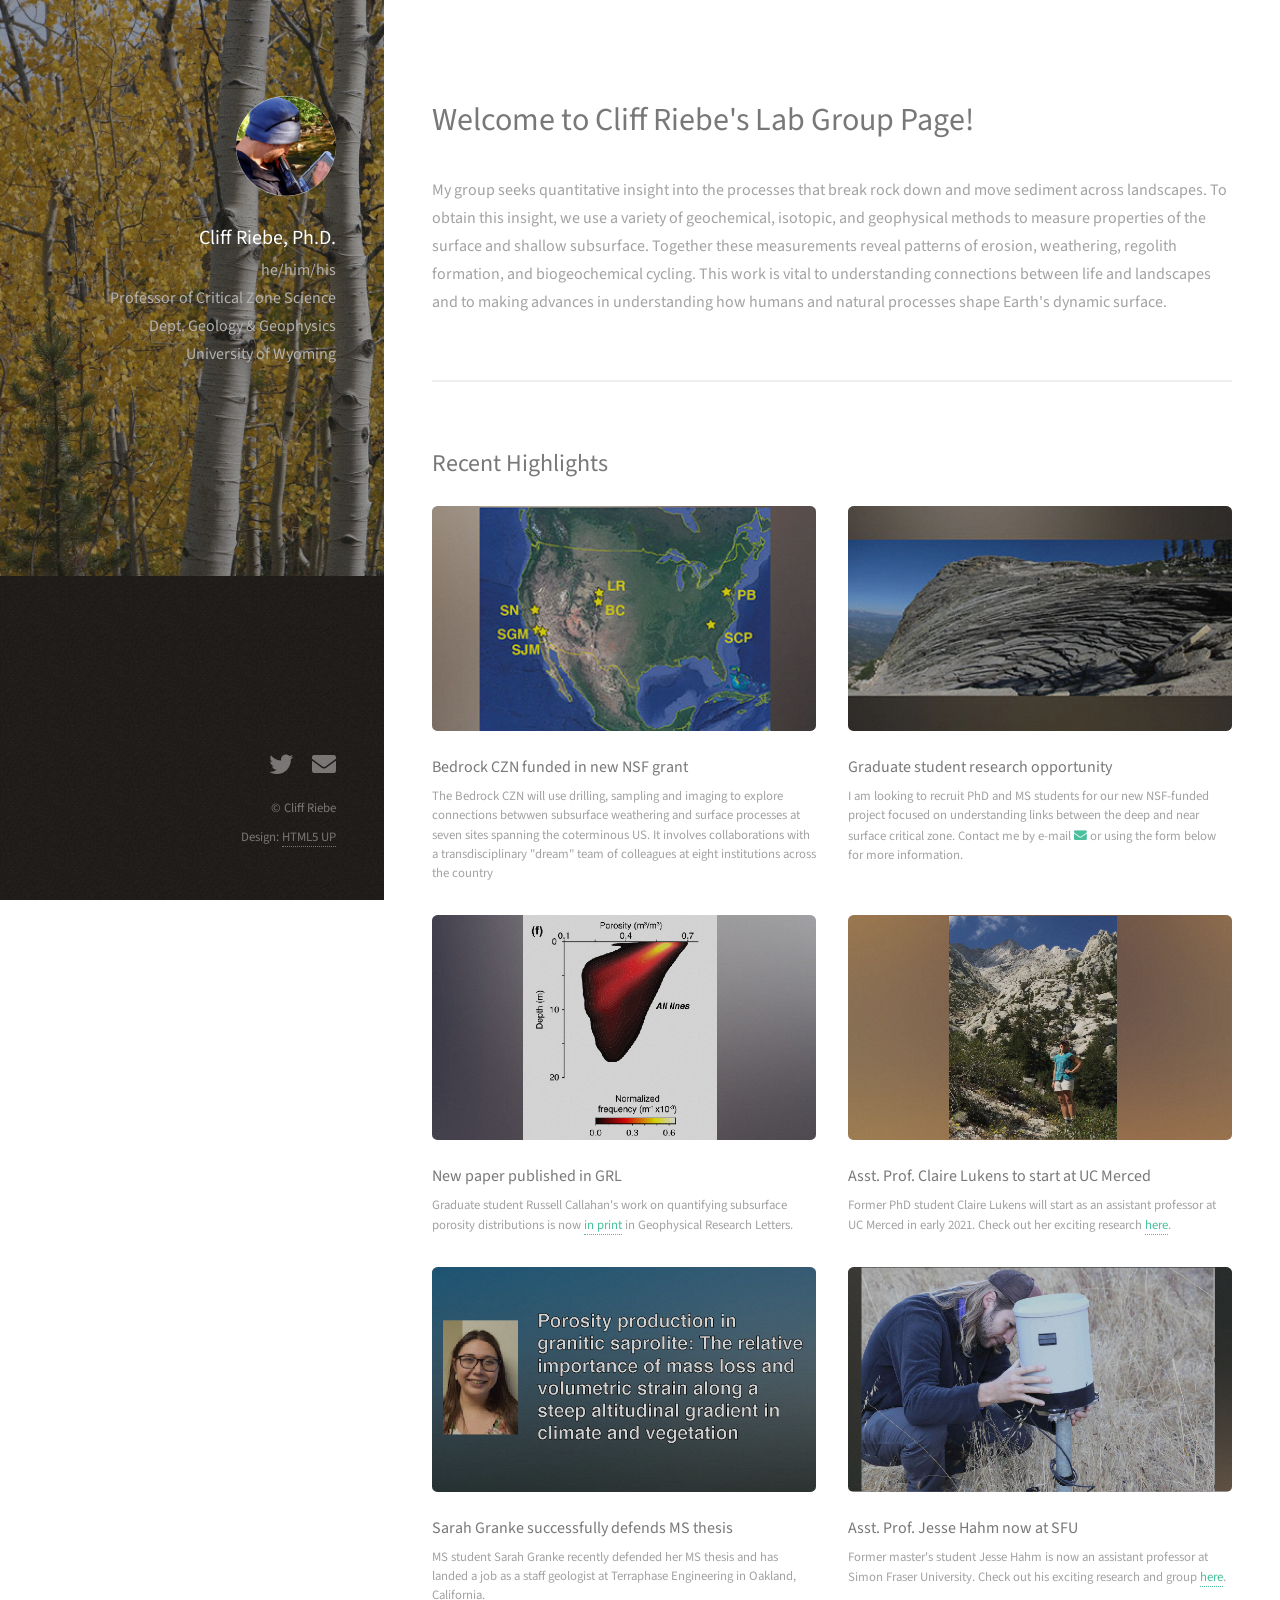
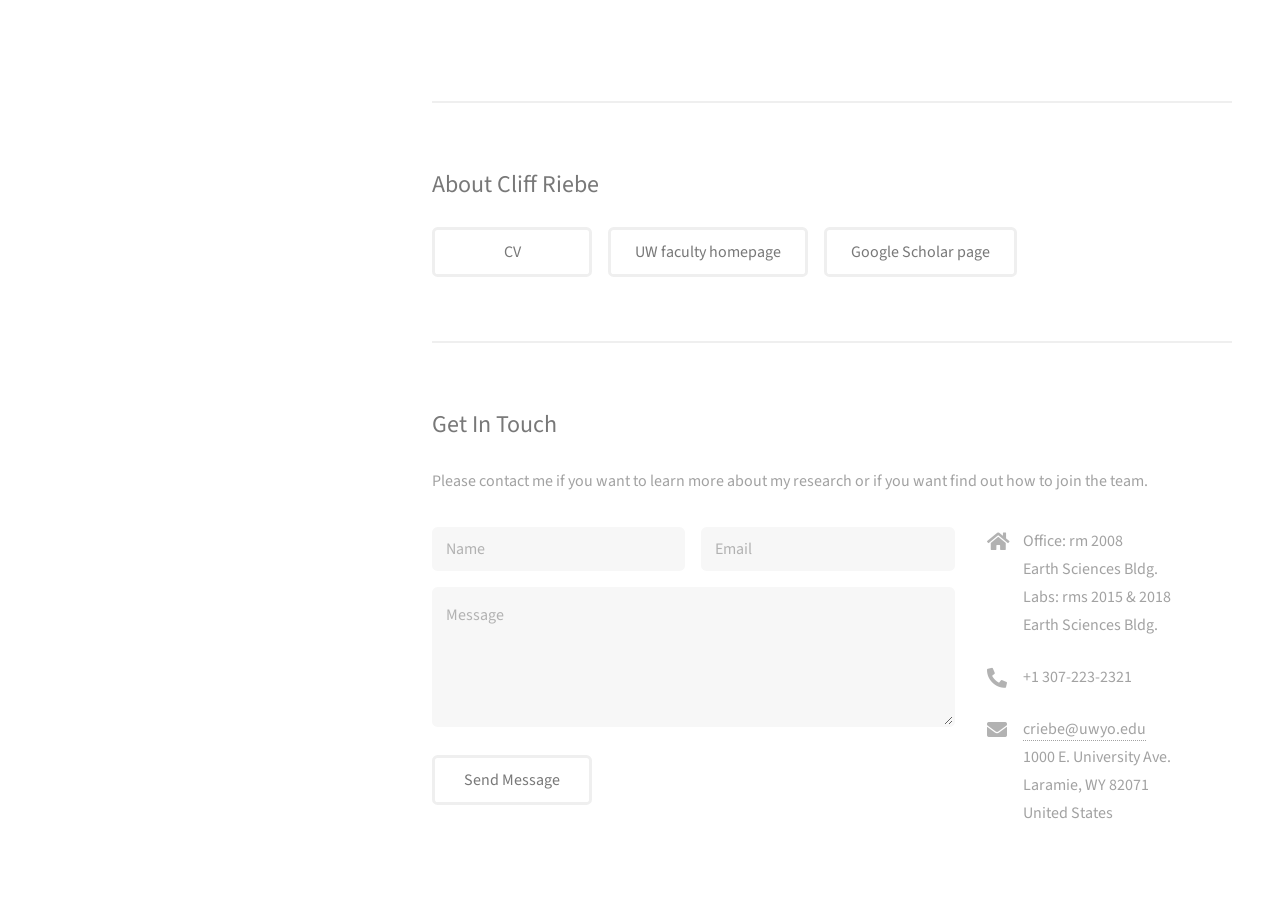
<file: index.html>
<!DOCTYPE HTML>
<!--
	Strata by HTML5 UP
	html5up.net | @ajlkn
	Free for personal and commercial use under the CCA 3.0 license (html5up.net/license)
-->
<html>
	<head>
		<title>Cliff Riebe's Lab Group</title>
		<meta charset="utf-8" />
		<meta name="viewport" content="width=device-width, initial-scale=1, user-scalable=no" />
		<link rel="stylesheet" href="assets/css/main.css" />
	</head>
	<body class="is-preload">

		<!-- Header -->
			<header id="header">
				<div class="inner">
					<a href="#" class="image avatar"><img src="images/avatar.jpg" alt="" /></a>
					<h1><strong>Cliff Riebe, Ph.D.</strong></h1><p>he/him/his<br>Professor of Critical Zone Science<br>Dept. Geology &amp; Geophysics<br>University of Wyoming</p>
				</div>
			</header>

		<!-- Main -->
			<div id="main">

				<!-- One -->
					<section id="one">
						<header class="major">
							<h2>Welcome to Cliff Riebe's Lab Group Page!</h2>
						</header>
						<p>My group seeks quantitative insight into the processes that break rock down and move sediment across landscapes. To obtain this insight, we use a variety of geochemical, isotopic, and geophysical methods to measure properties of the surface and shallow subsurface. Together these measurements reveal patterns of erosion, weathering, regolith formation, and biogeochemical cycling. This work is vital to understanding connections between life and landscapes and to making advances in understanding how humans and natural processes shape Earth's dynamic surface.</p>
					</section>

				<!-- Two -->
					<section id="two">
						<h2>Recent Highlights</h2>
						<div class="row">
							<article class="col-6 col-12-xsmall work-item">
								<a href="images/fulls/01.jpg" class="image fit thumb"><img src="images/thumbs/01.jpg" alt="" /></a>
								<h3>Bedrock CZN funded in new NSF grant</h3>
								<p>The Bedrock CZN will use drilling, sampling and imaging to explore connections betwwen subsurface weathering and surface processes at seven sites spanning the coterminous US. It involves collaborations with a transdisciplinary "dream" team of colleagues at eight institutions across the country</p>
							</article>
							<article class="col-6 col-12-xsmall work-item">
								<a href="images/fulls/02.jpg" class="image fit thumb"><img src="images/thumbs/02.jpg" alt="" /></a>
								<h3>Graduate student research opportunity</h3>
								<p>I am looking to recruit PhD and MS students for our new NSF-funded project focused on understanding links between the deep and near surface critical zone. Contact me by e-mail <a href="mailto:criebe@uwyo.edu" class="icon solid fa-envelope"><span class="label">Email</span></a> or using the form below for more information.</p>
							</article>
							<article class="col-6 col-12-xsmall work-item">
								<a href="images/fulls/03.jpg" class="image fit thumb"><img src="images/thumbs/03.jpg" alt="" /></a>
								<h3>New paper published in GRL</h3>
								<p>Graduate student Russell Callahan's work on quantifying subsurface porosity distributions is now <a href="https://agupubs.onlinelibrary.wiley.com/doi/10.1029/2020GL088322" target="_blank"> in print</a> in Geophysical Research Letters.</p>
							</article>
							<article class="col-6 col-12-xsmall work-item">
								<a href="images/fulls/04.jpg" class="image fit thumb"><img src="images/thumbs/04.jpg" alt="" /></a>
								<h3>Asst. Prof. Claire Lukens to start at UC Merced</h3>
								<p>Former PhD student Claire Lukens will start as an assistant professor at UC Merced in early 2021. Check out her exciting research <a href="https://claireelukens.com/" target="_blank">here</a>.</p>
							</article>
							<article class="col-6 col-12-xsmall work-item">
								<a href="images/fulls/05.jpg" class="image fit thumb"><img src="images/thumbs/05.jpg" alt="" /></a>
								<h3>Sarah Granke successfully defends MS thesis</h3>
								<p>MS student Sarah Granke recently defended her MS thesis and has landed a job as a staff geologist at Terraphase Engineering in Oakland, California.</p>
							</article>
							<article class="col-6 col-12-xsmall work-item">
								<a href="images/fulls/06.jpg" class="image fit thumb"><img src="images/thumbs/06.jpg" alt="" /></a>
								<h3>Asst. Prof. Jesse Hahm now at SFU</h3>
								<p>Former master's student Jesse Hahm is now an assistant professor at Simon Fraser University. Check out his exciting research and group <a href="http://jessehahm.github.io/index.html" target="_blank">here</a>.</p>
							</article>
						</div>
					</section>

				<!-- Three -->
					<section id="three">
						<h2>About Cliff Riebe</h2>
						<ul class="actions">
							<li><a href="images/riebeCVlong.pdf" title="CV" target="_blank" class="button">CV</a></li>
							<li><a href="http://www.uwyo.edu/geolgeophys/people/faculty/clifford-riebe.html" target="_blank"   class="button">UW faculty homepage</a></li>
							<li><a href="https://scholar.google.com/citations?user=SxV1BT8AAAAJ&hl=en" target="_blank"   class="button">Google Scholar page</a></li>
						</ul>
					</section>
						
				<!-- Four -->
					<section id="four">
						<h2>Get In Touch</h2>
						<p>Please contact me if you want to learn more about my research or if you want find out how to join the team.</p>
						<div class="row">
							<div class="col-8 col-12-small">
								<form method="post" action="https://formspree.io/f/xbjpkgbl">
									<div class="row gtr-uniform gtr-50">
										<div class="col-6 col-12-xsmall"><input type="text" name="name" id="name" placeholder="Name" /></div>
										<div class="col-6 col-12-xsmall"><input type="email" name="email" id="email" placeholder="Email" /></div>
										<div class="col-12"><textarea name="message" id="message" placeholder="Message" rows="4"></textarea></div>
									</div>
								<br>
								<ul class="actions">
									<li><input type="submit" value="Send Message" /></li>
								</ul>
							  </form>
							</div>
							<div class="col-4 col-12-small">
								<ul class="labeled-icons">
									<li>
										<h3 class="icon solid fa-home"><span class="label">Address</span></h3>
										Office: rm 2008<br />
										Earth Sciences Bldg.<br />
										Labs: rms 2015 &amp; 2018<br />
										Earth Sciences Bldg.<br />
									</li>
									<li>
										<h3 class="icon solid fa-phone-alt"><span class="label">Phone</span></h3>
									  +1 307-223-2321
									</li>
									<li>
										<h3 class="icon solid fa-envelope"><span class="label">Email</span></h3>
										<a href="mailto:criebe@uwyo.edu">criebe@uwyo.edu</a> <br />
										1000 E. University Ave.<br />
										Laramie, WY 82071<br />
										United States
									</li>
								</ul>
							</div>
						</div>
					</section>

				<!-- Five -->
				<!--
					<section id="Five">
						<h2>Elements</h2>

						<section>
							<h4>Text</h4>
							<p>This is <b>bold</b> and this is <strong>strong</strong>. This is <i>italic</i> and this is <em>emphasized</em>.
							This is <sup>superscript</sup> text and this is <sub>subscript</sub> text.
							This is <u>underlined</u> and this is code: <code>for (;;) { ... }</code>. Finally, <a href="#">this is a link</a>.</p>
							<hr />
							<header>
								<h4>Heading with a Subtitle</h4>
								<p>Lorem ipsum dolor sit amet nullam id egestas urna aliquam</p>
							</header>
							<p>Nunc lacinia ante nunc ac lobortis. Interdum adipiscing gravida odio porttitor sem non mi integer non faucibus ornare mi ut ante amet placerat aliquet. Volutpat eu sed ante lacinia sapien lorem accumsan varius montes viverra nibh in adipiscing blandit tempus accumsan.</p>
							<header>
								<h5>Heading with a Subtitle</h5>
								<p>Lorem ipsum dolor sit amet nullam id egestas urna aliquam</p>
							</header>
							<p>Nunc lacinia ante nunc ac lobortis. Interdum adipiscing gravida odio porttitor sem non mi integer non faucibus ornare mi ut ante amet placerat aliquet. Volutpat eu sed ante lacinia sapien lorem accumsan varius montes viverra nibh in adipiscing blandit tempus accumsan.</p>
							<hr />
							<h2>Heading Level 2</h2>
							<h3>Heading Level 3</h3>
							<h4>Heading Level 4</h4>
							<h5>Heading Level 5</h5>
							<h6>Heading Level 6</h6>
							<hr />
							<h5>Blockquote</h5>
							<blockquote>Fringilla nisl. Donec accumsan interdum nisi, quis tincidunt felis sagittis eget tempus euismod. Vestibulum ante ipsum primis in faucibus vestibulum. Blandit adipiscing eu felis iaculis volutpat ac adipiscing accumsan faucibus. Vestibulum ante ipsum primis in faucibus lorem ipsum dolor sit amet nullam adipiscing eu felis.</blockquote>
							<h5>Preformatted</h5>
							<pre><code>i = 0;

while (!deck.isInOrder()) {
print 'Iteration ' + i;
deck.shuffle();
i++;
}

print 'It took ' + i + ' iterations to sort the deck.';</code></pre>
						</section>

						<section>
							<h4>Lists</h4>
							<div class="row">
								<div class="col-6 col-12-xsmall">
									<h5>Unordered</h5>
									<ul>
										<li>Dolor pulvinar etiam magna etiam.</li>
										<li>Sagittis adipiscing lorem eleifend.</li>
										<li>Felis enim feugiat dolore viverra.</li>
									</ul>
									<h5>Alternate</h5>
									<ul class="alt">
										<li>Dolor pulvinar etiam magna etiam.</li>
										<li>Sagittis adipiscing lorem eleifend.</li>
										<li>Felis enim feugiat dolore viverra.</li>
									</ul>
								</div>
								<div class="col-6 col-12-xsmall">
									<h5>Ordered</h5>
									<ol>
										<li>Dolor pulvinar etiam magna etiam.</li>
										<li>Etiam vel felis at lorem sed viverra.</li>
										<li>Felis enim feugiat dolore viverra.</li>
										<li>Dolor pulvinar etiam magna etiam.</li>
										<li>Etiam vel felis at lorem sed viverra.</li>
										<li>Felis enim feugiat dolore viverra.</li>
									</ol>
									<h5>Icons</h5>
									<ul class="icons">
										<li><a href="#" class="icon brands fa-twitter"><span class="label">Twitter</span></a></li>
										<li><a href="#" class="icon brands fa-facebook-f"><span class="label">Facebook</span></a></li>
										<li><a href="#" class="icon brands fa-instagram"><span class="label">Instagram</span></a></li>
										<li><a href="#" class="icon brands fa-github"><span class="label">Github</span></a></li>
										<li><a href="#" class="icon brands fa-dribbble"><span class="label">Dribbble</span></a></li>
										<li><a href="#" class="icon brands fa-tumblr"><span class="label">Tumblr</span></a></li>
									</ul>
								</div>
							</div>
							<h5>Actions</h5>
							<ul class="actions">
								<li><a href="#" class="button primary">Default</a></li>
								<li><a href="#" class="button">Default</a></li>
							</ul>
							<ul class="actions small">
								<li><a href="#" class="button primary small">Small</a></li>
								<li><a href="#" class="button small">Small</a></li>
							</ul>
							<div class="row">
								<div class="col-6 col-12-small">
									<ul class="actions stacked">
										<li><a href="#" class="button primary">Default</a></li>
										<li><a href="#" class="button">Default</a></li>
									</ul>
								</div>
								<div class="col-6 col-12-small">
									<ul class="actions stacked">
										<li><a href="#" class="button primary small">Small</a></li>
										<li><a href="#" class="button small">Small</a></li>
									</ul>
								</div>
								<div class="col-6 col-12-small">
									<ul class="actions stacked">
										<li><a href="#" class="button primary fit">Default</a></li>
										<li><a href="#" class="button fit">Default</a></li>
									</ul>
								</div>
								<div class="col-6 col-12-small">
									<ul class="actions stacked">
										<li><a href="#" class="button primary small fit">Small</a></li>
										<li><a href="#" class="button small fit">Small</a></li>
									</ul>
								</div>
							</div>
						</section>

						<section>
							<h4>Table</h4>
							<h5>Default</h5>
							<div class="table-wrapper">
								<table>
									<thead>
										<tr>
											<th>Name</th>
											<th>Description</th>
											<th>Price</th>
										</tr>
									</thead>
									<tbody>
										<tr>
											<td>Item One</td>
											<td>Ante turpis integer aliquet porttitor.</td>
											<td>29.99</td>
										</tr>
										<tr>
											<td>Item Two</td>
											<td>Vis ac commodo adipiscing arcu aliquet.</td>
											<td>19.99</td>
										</tr>
										<tr>
											<td>Item Three</td>
											<td> Morbi faucibus arcu accumsan lorem.</td>
											<td>29.99</td>
										</tr>
										<tr>
											<td>Item Four</td>
											<td>Vitae integer tempus condimentum.</td>
											<td>19.99</td>
										</tr>
										<tr>
											<td>Item Five</td>
											<td>Ante turpis integer aliquet porttitor.</td>
											<td>29.99</td>
										</tr>
									</tbody>
									<tfoot>
										<tr>
											<td colspan="2"></td>
											<td>100.00</td>
										</tr>
									</tfoot>
								</table>
							</div>

							<h5>Alternate</h5>
							<div class="table-wrapper">
								<table class="alt">
									<thead>
										<tr>
											<th>Name</th>
											<th>Description</th>
											<th>Price</th>
										</tr>
									</thead>
									<tbody>
										<tr>
											<td>Item One</td>
											<td>Ante turpis integer aliquet porttitor.</td>
											<td>29.99</td>
										</tr>
										<tr>
											<td>Item Two</td>
											<td>Vis ac commodo adipiscing arcu aliquet.</td>
											<td>19.99</td>
										</tr>
										<tr>
											<td>Item Three</td>
											<td> Morbi faucibus arcu accumsan lorem.</td>
											<td>29.99</td>
										</tr>
										<tr>
											<td>Item Four</td>
											<td>Vitae integer tempus condimentum.</td>
											<td>19.99</td>
										</tr>
										<tr>
											<td>Item Five</td>
											<td>Ante turpis integer aliquet porttitor.</td>
											<td>29.99</td>
										</tr>
									</tbody>
									<tfoot>
										<tr>
											<td colspan="2"></td>
											<td>100.00</td>
										</tr>
									</tfoot>
								</table>
							</div>
						</section>

						<section>
							<h4>Buttons</h4>
							<ul class="actions">
								<li><a href="#" class="button primary">Primary</a></li>
								<li><a href="#" class="button">Default</a></li>
							</ul>
							<ul class="actions">
								<li><a href="#" class="button large">Large</a></li>
								<li><a href="#" class="button">Default</a></li>
								<li><a href="#" class="button small">Small</a></li>
							</ul>
							<ul class="actions fit">
								<li><a href="#" class="button primary fit">Fit</a></li>
								<li><a href="#" class="button fit">Fit</a></li>
							</ul>
							<ul class="actions fit small">
								<li><a href="#" class="button primary fit small">Fit + Small</a></li>
								<li><a href="#" class="button fit small">Fit + Small</a></li>
							</ul>
							<ul class="actions">
								<li><a href="#" class="button primary icon solid fa-download">Icon</a></li>
								<li><a href="#" class="button icon solid fa-download">Icon</a></li>
							</ul>
							<ul class="actions">
								<li><span class="button primary disabled">Primary</span></li>
								<li><span class="button disabled">Default</span></li>
							</ul>
						</section>

						<section>
							<h4>Form</h4>
							<form method="post" action="#">
								<div class="row gtr-uniform gtr-50">
									<div class="col-6 col-12-xsmall">
										<input type="text" name="demo-name" id="demo-name" value="" placeholder="Name" />
									</div>
									<div class="col-6 col-12-xsmall">
										<input type="email" name="demo-email" id="demo-email" value="" placeholder="Email" />
									</div>
									<div class="col-12">
										<select name="demo-category" id="demo-category">
											<option value="">- Category -</option>
											<option value="1">Manufacturing</option>
											<option value="1">Shipping</option>
											<option value="1">Administration</option>
											<option value="1">Human Resources</option>
										</select>
									</div>
									<div class="col-4 col-12-small">
										<input type="radio" id="demo-priority-low" name="demo-priority" checked>
										<label for="demo-priority-low">Low Priority</label>
									</div>
									<div class="col-4 col-12-small">
										<input type="radio" id="demo-priority-normal" name="demo-priority">
										<label for="demo-priority-normal">Normal Priority</label>
									</div>
									<div class="col-4 col-12-small">
										<input type="radio" id="demo-priority-high" name="demo-priority">
										<label for="demo-priority-high">High Priority</label>
									</div>
									<div class="col-6 col-12-small">
										<input type="checkbox" id="demo-copy" name="demo-copy">
										<label for="demo-copy">Email me a copy of this message</label>
									</div>
									<div class="col-6 col-12-small">
										<input type="checkbox" id="demo-human" name="demo-human" checked>
										<label for="demo-human">I am a human and not a robot</label>
									</div>
									<div class="col-12">
										<textarea name="demo-message" id="demo-message" placeholder="Enter your message" rows="6"></textarea>
									</div>
									<div class="col-12">
										<ul class="actions">
											<li><input type="submit" value="Send Message" class="primary" /></li>
											<li><input type="reset" value="Reset" /></li>
										</ul>
									</div>
								</div>
							</form>
						</section>

						<section>
							<h4>Image</h4>
							<h5>Fit</h5>
							<div class="box alt">
								<div class="row gtr-50 gtr-uniform">
									<div class="col-12"><span class="image fit"><img src="images/fulls/05.jpg" alt="" /></span></div>
									<div class="col-4"><span class="image fit"><img src="images/thumbs/01.jpg" alt="" /></span></div>
									<div class="col-4"><span class="image fit"><img src="images/thumbs/02.jpg" alt="" /></span></div>
									<div class="col-4"><span class="image fit"><img src="images/thumbs/03.jpg" alt="" /></span></div>
									<div class="col-4"><span class="image fit"><img src="images/thumbs/04.jpg" alt="" /></span></div>
									<div class="col-4"><span class="image fit"><img src="images/thumbs/05.jpg" alt="" /></span></div>
									<div class="col-4"><span class="image fit"><img src="images/thumbs/06.jpg" alt="" /></span></div>
									<div class="col-4"><span class="image fit"><img src="images/thumbs/03.jpg" alt="" /></span></div>
									<div class="col-4"><span class="image fit"><img src="images/thumbs/02.jpg" alt="" /></span></div>
									<div class="col-4"><span class="image fit"><img src="images/thumbs/01.jpg" alt="" /></span></div>
								</div>
							</div>
							<h5>Left &amp; Right</h5>
							<p><span class="image left"><img src="images/avatar.jpg" alt="" /></span>Fringilla nisl. Donec accumsan interdum nisi, quis tincidunt felis sagittis eget. tempus euismod. Vestibulum ante ipsum primis in faucibus vestibulum. Blandit adipiscing eu felis iaculis volutpat ac adipiscing accumsan eu faucibus. Integer ac pellentesque praesent tincidunt felis sagittis eget. tempus euismod. Vestibulum ante ipsum primis in faucibus vestibulum. Blandit adipiscing eu felis iaculis volutpat ac adipiscing accumsan eu faucibus. Integer ac pellentesque praesent. Donec accumsan interdum nisi, quis tincidunt felis sagittis eget. tempus euismod. Vestibulum ante ipsum primis in faucibus vestibulum. Blandit adipiscing eu felis iaculis volutpat ac adipiscing accumsan eu faucibus. Integer ac pellentesque praesent tincidunt felis sagittis eget. tempus euismod. Vestibulum ante ipsum primis in faucibus vestibulum. Blandit adipiscing eu felis iaculis volutpat ac adipiscing accumsan eu faucibus. Integer ac pellentesque praesent.</p>
							<p><span class="image right"><img src="images/avatar.jpg" alt="" /></span>Fringilla nisl. Donec accumsan interdum nisi, quis tincidunt felis sagittis eget. tempus euismod. Vestibulum ante ipsum primis in faucibus vestibulum. Blandit adipiscing eu felis iaculis volutpat ac adipiscing accumsan eu faucibus. Integer ac pellentesque praesent tincidunt felis sagittis eget. tempus euismod. Vestibulum ante ipsum primis in faucibus vestibulum. Blandit adipiscing eu felis iaculis volutpat ac adipiscing accumsan eu faucibus. Integer ac pellentesque praesent. Donec accumsan interdum nisi, quis tincidunt felis sagittis eget. tempus euismod. Vestibulum ante ipsum primis in faucibus vestibulum. Blandit adipiscing eu felis iaculis volutpat ac adipiscing accumsan eu faucibus. Integer ac pellentesque praesent tincidunt felis sagittis eget. tempus euismod. Vestibulum ante ipsum primis in faucibus vestibulum. Blandit adipiscing eu felis iaculis volutpat ac adipiscing accumsan eu faucibus. Integer ac pellentesque praesent.</p>
						</section>

					</section>
				-->

			</div>

		<!-- Footer -->
			<footer id="footer">
				<div class="inner">
					<ul class="icons">
						<li><a href="https://twitter.com/sedimentMatters" class="icon brands fa-twitter" target="_blank"><span class="label">Twitter</span></a></li>
						<li><a href="mailto:criebe@uwyo.edu" class="icon solid fa-envelope"><span class="label">Email</span></a></li>
					</ul>
					<ul class="copyright">
						<li>&copy; Cliff Riebe</li><li>Design: <a href="http://html5up.net">HTML5 UP</a></li>
					</ul>
				</div>
			</footer>

		<!-- Scripts -->
			<script src="assets/js/jquery.min.js"></script>
			<script src="assets/js/jquery.poptrox.min.js"></script>
			<script src="assets/js/browser.min.js"></script>
			<script src="assets/js/breakpoints.min.js"></script>
			<script src="assets/js/util.js"></script>
			<script src="assets/js/main.js"></script>

	</body>
</html>
</file>
<file: assets/css/main.css>
@import url("fontawesome-all.min.css");
@import url("https://fonts.googleapis.com/css?family=Source+Sans+Pro:400,400italic");

/*
	Strata by HTML5 UP
	html5up.net | @ajlkn
	Free for personal and commercial use under the CCA 3.0 license (html5up.net/license)
*/

html, body, div, span, applet, object,
iframe, h1, h2, h3, h4, h5, h6, p, blockquote,
pre, a, abbr, acronym, address, big, cite,
code, del, dfn, em, img, ins, kbd, q, s, samp,
small, strike, strong, sub, sup, tt, var, b,
u, i, center, dl, dt, dd, ol, ul, li, fieldset,
form, label, legend, table, caption, tbody,
tfoot, thead, tr, th, td, article, aside,
canvas, details, embed, figure, figcaption,
footer, header, hgroup, menu, nav, output, ruby,
section, summary, time, mark, audio, video {
	margin: 0;
	padding: 0;
	border: 0;
	font-size: 100%;
	font: inherit;
	vertical-align: baseline;}

article, aside, details, figcaption, figure,
footer, header, hgroup, menu, nav, section {
	display: block;}

body {
	line-height: 1;
}

ol, ul {
	list-style: none;
}

blockquote, q {
	quotes: none;
}

	blockquote:before, blockquote:after, q:before, q:after {
		content: '';
		content: none;
	}

table {
	border-collapse: collapse;
	border-spacing: 0;
}

body {
	-webkit-text-size-adjust: none;
}

mark {
	background-color: transparent;
	color: inherit;
}

input::-moz-focus-inner {
	border: 0;
	padding: 0;
}

input, select, textarea {
	-moz-appearance: none;
	-webkit-appearance: none;
	-ms-appearance: none;
	appearance: none;
}

/* Basic */

	html {
		box-sizing: border-box;
	}

	*, *:before, *:after {
		box-sizing: inherit;
	}

	body {
		background: #fff;
	}

		body.is-preload *, body.is-preload *:before, body.is-preload *:after {
			-moz-animation: none !important;
			-webkit-animation: none !important;
			-ms-animation: none !important;
			animation: none !important;
			-moz-transition: none !important;
			-webkit-transition: none !important;
			-ms-transition: none !important;
			transition: none !important;
		}

	body, input, select, textarea {
		color: #a2a2a2;
		font-family: "Source Sans Pro", Helvetica, sans-serif;
		font-size: 16pt;
		font-weight: 400;
		line-height: 1.75em;
	}

	a {
		-moz-transition: color 0.2s ease-in-out, border-color 0.2s ease-in-out;
		-webkit-transition: color 0.2s ease-in-out, border-color 0.2s ease-in-out;
		-ms-transition: color 0.2s ease-in-out, border-color 0.2s ease-in-out;
		transition: color 0.2s ease-in-out, border-color 0.2s ease-in-out;
		border-bottom: dotted 1px;
		color: #49bf9d;
		text-decoration: none;
	}

		a:hover {
			border-bottom-color: transparent;
			color: #49bf9d !important;
			text-decoration: none;
		}

	strong, b {
		color: #787878;
		font-weight: 400;
	}

	em, i {
		font-style: italic;
	}

	p {
		margin: 0 0 2em 0;
	}

	h1, h2, h3, h4, h5, h6 {
		color: #787878;
		font-weight: 400;
		line-height: 1em;
		margin: 0 0 1em 0;
	}

		h1 a, h2 a, h3 a, h4 a, h5 a, h6 a {
			color: inherit;
			text-decoration: none;
		}

	h1 {
		font-size: 2em;
		line-height: 1.5em;
	}

	h2 {
		font-size: 1.5em;
		line-height: 1.5em;
	}

	h3 {
		font-size: 1.25em;
		line-height: 1.5em;
	}

	h4 {
		font-size: 1.1em;
		line-height: 1.5em;
	}

	h5 {
		font-size: 0.9em;
		line-height: 1.5em;
	}

	h6 {
		font-size: 0.7em;
		line-height: 1.5em;
	}

	sub {
		font-size: 0.8em;
		position: relative;
		top: 0.5em;
	}

	sup {
		font-size: 0.8em;
		position: relative;
		top: -0.5em;
	}

	hr {
		border: 0;
		border-bottom: solid 2px #efefef;
		margin: 2em 0;
	}

		hr.major {
			margin: 3em 0;
		}

	blockquote {
		border-left: solid 6px #efefef;
		font-style: italic;
		margin: 0 0 2em 0;
		padding: 0.5em 0 0.5em 1.5em;
	}

	code {
		background: #f7f7f7;
		border-radius: 0.35em;
		border: solid 2px #efefef;
		font-family: "Courier New", monospace;
		font-size: 0.9em;
		margin: 0 0.25em;
		padding: 0.25em 0.65em;
	}

	pre {
		-webkit-overflow-scrolling: touch;
		font-family: "Courier New", monospace;
		font-size: 0.9em;
		margin: 0 0 2em 0;
	}

		pre code {
			display: block;
			line-height: 1.75em;
			padding: 1em 1.5em;
			overflow-x: auto;
		}

	.align-left {
		text-align: left;
	}

	.align-center {
		text-align: center;
	}

	.align-right {
		text-align: right;
	}

/* Container */

	.container {
		margin: 0 auto;
		max-width: calc(100% - 4em);
		width: 100%;
	}

		.container.xsmall {
			width: 25%;
		}

		.container.small {
			width: 50%;
		}

		.container.medium {
			width: 75%;
		}

		.container.large {
			width: 125%;
		}

		.container.xlarge {
			width: 150%;
		}

		.container.max {
			width: 100%;
		}

		@media screen and (max-width: 980px) {

			.container {
				width: 100% !important;
				max-width: 100% !important;
			}

		}

		@media screen and (max-width: 480px) {

			.container {
				max-width: calc(100% - 3em);
			}

		}

/* Row */

	.row {
		display: flex;
		flex-wrap: wrap;
		box-sizing: border-box;
		align-items: stretch;
	}

		.row > * {
			box-sizing: border-box;
		}

		.row.gtr-uniform > * > :last-child {
			margin-bottom: 0;
		}

		.row.aln-left {
			justify-content: flex-start;
		}

		.row.aln-center {
			justify-content: center;
		}

		.row.aln-right {
			justify-content: flex-end;
		}

		.row.aln-top {
			align-items: flex-start;
		}

		.row.aln-middle {
			align-items: center;
		}

		.row.aln-bottom {
			align-items: flex-end;
		}

		.row > .imp {
			order: -1;
		}

		.row > .col-1 {
			width: 8.33333%;
		}

		.row > .off-1 {
			margin-left: 8.33333%;
		}

		.row > .col-2 {
			width: 16.66667%;
		}

		.row > .off-2 {
			margin-left: 16.66667%;
		}

		.row > .col-3 {
			width: 25%;
		}

		.row > .off-3 {
			margin-left: 25%;
		}

		.row > .col-4 {
			width: 33.33333%;
		}

		.row > .off-4 {
			margin-left: 33.33333%;
		}

		.row > .col-5 {
			width: 41.66667%;
		}

		.row > .off-5 {
			margin-left: 41.66667%;
		}

		.row > .col-6 {
			width: 50%;
		}

		.row > .off-6 {
			margin-left: 50%;
		}

		.row > .col-7 {
			width: 58.33333%;
		}

		.row > .off-7 {
			margin-left: 58.33333%;
		}

		.row > .col-8 {
			width: 66.66667%;
		}

		.row > .off-8 {
			margin-left: 66.66667%;
		}

		.row > .col-9 {
			width: 75%;
		}

		.row > .off-9 {
			margin-left: 75%;
		}

		.row > .col-10 {
			width: 83.33333%;
		}

		.row > .off-10 {
			margin-left: 83.33333%;
		}

		.row > .col-11 {
			width: 91.66667%;
		}

		.row > .off-11 {
			margin-left: 91.66667%;
		}

		.row > .col-12 {
			width: 100%;
		}

		.row > .off-12 {
			margin-left: 100%;
		}

		.row.gtr-0 {
			margin-top: 0;
			margin-left: 0em;
		}

			.row.gtr-0 > * {
				padding: 0 0 0 0em;
			}

			.row.gtr-0.gtr-uniform {
				margin-top: 0em;
			}

				.row.gtr-0.gtr-uniform > * {
					padding-top: 0em;
				}

		.row.gtr-25 {
			margin-top: 0;
			margin-left: -0.625em;
		}

			.row.gtr-25 > * {
				padding: 0 0 0 0.625em;
			}

			.row.gtr-25.gtr-uniform {
				margin-top: -0.625em;
			}

				.row.gtr-25.gtr-uniform > * {
					padding-top: 0.625em;
				}

		.row.gtr-50 {
			margin-top: 0;
			margin-left: -1.25em;
		}

			.row.gtr-50 > * {
				padding: 0 0 0 1.25em;
			}

			.row.gtr-50.gtr-uniform {
				margin-top: -1.25em;
			}

				.row.gtr-50.gtr-uniform > * {
					padding-top: 1.25em;
				}

		.row {
			margin-top: 0;
			margin-left: -2.5em;
		}

			.row > * {
				padding: 0 0 0 2.5em;
			}

			.row.gtr-uniform {
				margin-top: -2.5em;
			}

				.row.gtr-uniform > * {
					padding-top: 2.5em;
				}

		.row.gtr-150 {
			margin-top: 0;
			margin-left: -3.75em;
		}

			.row.gtr-150 > * {
				padding: 0 0 0 3.75em;
			}

			.row.gtr-150.gtr-uniform {
				margin-top: -3.75em;
			}

				.row.gtr-150.gtr-uniform > * {
					padding-top: 3.75em;
				}

		.row.gtr-200 {
			margin-top: 0;
			margin-left: -5em;
		}

			.row.gtr-200 > * {
				padding: 0 0 0 5em;
			}

			.row.gtr-200.gtr-uniform {
				margin-top: -5em;
			}

				.row.gtr-200.gtr-uniform > * {
					padding-top: 5em;
				}

		@media screen and (max-width: 1800px) {

			.row {
				display: flex;
				flex-wrap: wrap;
				box-sizing: border-box;
				align-items: stretch;
			}

				.row > * {
					box-sizing: border-box;
				}

				.row.gtr-uniform > * > :last-child {
					margin-bottom: 0;
				}

				.row.aln-left {
					justify-content: flex-start;
				}

				.row.aln-center {
					justify-content: center;
				}

				.row.aln-right {
					justify-content: flex-end;
				}

				.row.aln-top {
					align-items: flex-start;
				}

				.row.aln-middle {
					align-items: center;
				}

				.row.aln-bottom {
					align-items: flex-end;
				}

				.row > .imp-xlarge {
					order: -1;
				}

				.row > .col-1-xlarge {
					width: 8.33333%;
				}

				.row > .off-1-xlarge {
					margin-left: 8.33333%;
				}

				.row > .col-2-xlarge {
					width: 16.66667%;
				}

				.row > .off-2-xlarge {
					margin-left: 16.66667%;
				}

				.row > .col-3-xlarge {
					width: 25%;
				}

				.row > .off-3-xlarge {
					margin-left: 25%;
				}

				.row > .col-4-xlarge {
					width: 33.33333%;
				}

				.row > .off-4-xlarge {
					margin-left: 33.33333%;
				}

				.row > .col-5-xlarge {
					width: 41.66667%;
				}

				.row > .off-5-xlarge {
					margin-left: 41.66667%;
				}

				.row > .col-6-xlarge {
					width: 50%;
				}

				.row > .off-6-xlarge {
					margin-left: 50%;
				}

				.row > .col-7-xlarge {
					width: 58.33333%;
				}

				.row > .off-7-xlarge {
					margin-left: 58.33333%;
				}

				.row > .col-8-xlarge {
					width: 66.66667%;
				}

				.row > .off-8-xlarge {
					margin-left: 66.66667%;
				}

				.row > .col-9-xlarge {
					width: 75%;
				}

				.row > .off-9-xlarge {
					margin-left: 75%;
				}

				.row > .col-10-xlarge {
					width: 83.33333%;
				}

				.row > .off-10-xlarge {
					margin-left: 83.33333%;
				}

				.row > .col-11-xlarge {
					width: 91.66667%;
				}

				.row > .off-11-xlarge {
					margin-left: 91.66667%;
				}

				.row > .col-12-xlarge {
					width: 100%;
				}

				.row > .off-12-xlarge {
					margin-left: 100%;
				}

				.row.gtr-0 {
					margin-top: 0;
					margin-left: 0em;
				}

					.row.gtr-0 > * {
						padding: 0 0 0 0em;
					}

					.row.gtr-0.gtr-uniform {
						margin-top: 0em;
					}

						.row.gtr-0.gtr-uniform > * {
							padding-top: 0em;
						}

				.row.gtr-25 {
					margin-top: 0;
					margin-left: -0.625em;
				}

					.row.gtr-25 > * {
						padding: 0 0 0 0.625em;
					}

					.row.gtr-25.gtr-uniform {
						margin-top: -0.625em;
					}

						.row.gtr-25.gtr-uniform > * {
							padding-top: 0.625em;
						}

				.row.gtr-50 {
					margin-top: 0;
					margin-left: -1.25em;
				}

					.row.gtr-50 > * {
						padding: 0 0 0 1.25em;
					}

					.row.gtr-50.gtr-uniform {
						margin-top: -1.25em;
					}

						.row.gtr-50.gtr-uniform > * {
							padding-top: 1.25em;
						}

				.row {
					margin-top: 0;
					margin-left: -2.5em;
				}

					.row > * {
						padding: 0 0 0 2.5em;
					}

					.row.gtr-uniform {
						margin-top: -2.5em;
					}

						.row.gtr-uniform > * {
							padding-top: 2.5em;
						}

				.row.gtr-150 {
					margin-top: 0;
					margin-left: -3.75em;
				}

					.row.gtr-150 > * {
						padding: 0 0 0 3.75em;
					}

					.row.gtr-150.gtr-uniform {
						margin-top: -3.75em;
					}

						.row.gtr-150.gtr-uniform > * {
							padding-top: 3.75em;
						}

				.row.gtr-200 {
					margin-top: 0;
					margin-left: -5em;
				}

					.row.gtr-200 > * {
						padding: 0 0 0 5em;
					}

					.row.gtr-200.gtr-uniform {
						margin-top: -5em;
					}

						.row.gtr-200.gtr-uniform > * {
							padding-top: 5em;
						}

		}

		@media screen and (max-width: 1280px) {

			.row {
				display: flex;
				flex-wrap: wrap;
				box-sizing: border-box;
				align-items: stretch;
			}

				.row > * {
					box-sizing: border-box;
				}

				.row.gtr-uniform > * > :last-child {
					margin-bottom: 0;
				}

				.row.aln-left {
					justify-content: flex-start;
				}

				.row.aln-center {
					justify-content: center;
				}

				.row.aln-right {
					justify-content: flex-end;
				}

				.row.aln-top {
					align-items: flex-start;
				}

				.row.aln-middle {
					align-items: center;
				}

				.row.aln-bottom {
					align-items: flex-end;
				}

				.row > .imp-large {
					order: -1;
				}

				.row > .col-1-large {
					width: 8.33333%;
				}

				.row > .off-1-large {
					margin-left: 8.33333%;
				}

				.row > .col-2-large {
					width: 16.66667%;
				}

				.row > .off-2-large {
					margin-left: 16.66667%;
				}

				.row > .col-3-large {
					width: 25%;
				}

				.row > .off-3-large {
					margin-left: 25%;
				}

				.row > .col-4-large {
					width: 33.33333%;
				}

				.row > .off-4-large {
					margin-left: 33.33333%;
				}

				.row > .col-5-large {
					width: 41.66667%;
				}

				.row > .off-5-large {
					margin-left: 41.66667%;
				}

				.row > .col-6-large {
					width: 50%;
				}

				.row > .off-6-large {
					margin-left: 50%;
				}

				.row > .col-7-large {
					width: 58.33333%;
				}

				.row > .off-7-large {
					margin-left: 58.33333%;
				}

				.row > .col-8-large {
					width: 66.66667%;
				}

				.row > .off-8-large {
					margin-left: 66.66667%;
				}

				.row > .col-9-large {
					width: 75%;
				}

				.row > .off-9-large {
					margin-left: 75%;
				}

				.row > .col-10-large {
					width: 83.33333%;
				}

				.row > .off-10-large {
					margin-left: 83.33333%;
				}

				.row > .col-11-large {
					width: 91.66667%;
				}

				.row > .off-11-large {
					margin-left: 91.66667%;
				}

				.row > .col-12-large {
					width: 100%;
				}

				.row > .off-12-large {
					margin-left: 100%;
				}

				.row.gtr-0 {
					margin-top: 0;
					margin-left: 0em;
				}

					.row.gtr-0 > * {
						padding: 0 0 0 0em;
					}

					.row.gtr-0.gtr-uniform {
						margin-top: 0em;
					}

						.row.gtr-0.gtr-uniform > * {
							padding-top: 0em;
						}

				.row.gtr-25 {
					margin-top: 0;
					margin-left: -0.5em;
				}

					.row.gtr-25 > * {
						padding: 0 0 0 0.5em;
					}

					.row.gtr-25.gtr-uniform {
						margin-top: -0.5em;
					}

						.row.gtr-25.gtr-uniform > * {
							padding-top: 0.5em;
						}

				.row.gtr-50 {
					margin-top: 0;
					margin-left: -1em;
				}

					.row.gtr-50 > * {
						padding: 0 0 0 1em;
					}

					.row.gtr-50.gtr-uniform {
						margin-top: -1em;
					}

						.row.gtr-50.gtr-uniform > * {
							padding-top: 1em;
						}

				.row {
					margin-top: 0;
					margin-left: -2em;
				}

					.row > * {
						padding: 0 0 0 2em;
					}

					.row.gtr-uniform {
						margin-top: -2em;
					}

						.row.gtr-uniform > * {
							padding-top: 2em;
						}

				.row.gtr-150 {
					margin-top: 0;
					margin-left: -3em;
				}

					.row.gtr-150 > * {
						padding: 0 0 0 3em;
					}

					.row.gtr-150.gtr-uniform {
						margin-top: -3em;
					}

						.row.gtr-150.gtr-uniform > * {
							padding-top: 3em;
						}

				.row.gtr-200 {
					margin-top: 0;
					margin-left: -4em;
				}

					.row.gtr-200 > * {
						padding: 0 0 0 4em;
					}

					.row.gtr-200.gtr-uniform {
						margin-top: -4em;
					}

						.row.gtr-200.gtr-uniform > * {
							padding-top: 4em;
						}

		}

		@media screen and (max-width: 980px) {

			.row {
				display: flex;
				flex-wrap: wrap;
				box-sizing: border-box;
				align-items: stretch;
			}

				.row > * {
					box-sizing: border-box;
				}

				.row.gtr-uniform > * > :last-child {
					margin-bottom: 0;
				}

				.row.aln-left {
					justify-content: flex-start;
				}

				.row.aln-center {
					justify-content: center;
				}

				.row.aln-right {
					justify-content: flex-end;
				}

				.row.aln-top {
					align-items: flex-start;
				}

				.row.aln-middle {
					align-items: center;
				}

				.row.aln-bottom {
					align-items: flex-end;
				}

				.row > .imp-medium {
					order: -1;
				}

				.row > .col-1-medium {
					width: 8.33333%;
				}

				.row > .off-1-medium {
					margin-left: 8.33333%;
				}

				.row > .col-2-medium {
					width: 16.66667%;
				}

				.row > .off-2-medium {
					margin-left: 16.66667%;
				}

				.row > .col-3-medium {
					width: 25%;
				}

				.row > .off-3-medium {
					margin-left: 25%;
				}

				.row > .col-4-medium {
					width: 33.33333%;
				}

				.row > .off-4-medium {
					margin-left: 33.33333%;
				}

				.row > .col-5-medium {
					width: 41.66667%;
				}

				.row > .off-5-medium {
					margin-left: 41.66667%;
				}

				.row > .col-6-medium {
					width: 50%;
				}

				.row > .off-6-medium {
					margin-left: 50%;
				}

				.row > .col-7-medium {
					width: 58.33333%;
				}

				.row > .off-7-medium {
					margin-left: 58.33333%;
				}

				.row > .col-8-medium {
					width: 66.66667%;
				}

				.row > .off-8-medium {
					margin-left: 66.66667%;
				}

				.row > .col-9-medium {
					width: 75%;
				}

				.row > .off-9-medium {
					margin-left: 75%;
				}

				.row > .col-10-medium {
					width: 83.33333%;
				}

				.row > .off-10-medium {
					margin-left: 83.33333%;
				}

				.row > .col-11-medium {
					width: 91.66667%;
				}

				.row > .off-11-medium {
					margin-left: 91.66667%;
				}

				.row > .col-12-medium {
					width: 100%;
				}

				.row > .off-12-medium {
					margin-left: 100%;
				}

				.row.gtr-0 {
					margin-top: 0;
					margin-left: 0em;
				}

					.row.gtr-0 > * {
						padding: 0 0 0 0em;
					}

					.row.gtr-0.gtr-uniform {
						margin-top: 0em;
					}

						.row.gtr-0.gtr-uniform > * {
							padding-top: 0em;
						}

				.row.gtr-25 {
					margin-top: 0;
					margin-left: -0.5em;
				}

					.row.gtr-25 > * {
						padding: 0 0 0 0.5em;
					}

					.row.gtr-25.gtr-uniform {
						margin-top: -0.5em;
					}

						.row.gtr-25.gtr-uniform > * {
							padding-top: 0.5em;
						}

				.row.gtr-50 {
					margin-top: 0;
					margin-left: -1em;
				}

					.row.gtr-50 > * {
						padding: 0 0 0 1em;
					}

					.row.gtr-50.gtr-uniform {
						margin-top: -1em;
					}

						.row.gtr-50.gtr-uniform > * {
							padding-top: 1em;
						}

				.row {
					margin-top: 0;
					margin-left: -2em;
				}

					.row > * {
						padding: 0 0 0 2em;
					}

					.row.gtr-uniform {
						margin-top: -2em;
					}

						.row.gtr-uniform > * {
							padding-top: 2em;
						}

				.row.gtr-150 {
					margin-top: 0;
					margin-left: -3em;
				}

					.row.gtr-150 > * {
						padding: 0 0 0 3em;
					}

					.row.gtr-150.gtr-uniform {
						margin-top: -3em;
					}

						.row.gtr-150.gtr-uniform > * {
							padding-top: 3em;
						}

				.row.gtr-200 {
					margin-top: 0;
					margin-left: -4em;
				}

					.row.gtr-200 > * {
						padding: 0 0 0 4em;
					}

					.row.gtr-200.gtr-uniform {
						margin-top: -4em;
					}

						.row.gtr-200.gtr-uniform > * {
							padding-top: 4em;
						}

		}

		@media screen and (max-width: 736px) {

			.row {
				display: flex;
				flex-wrap: wrap;
				box-sizing: border-box;
				align-items: stretch;
			}

				.row > * {
					box-sizing: border-box;
				}

				.row.gtr-uniform > * > :last-child {
					margin-bottom: 0;
				}

				.row.aln-left {
					justify-content: flex-start;
				}

				.row.aln-center {
					justify-content: center;
				}

				.row.aln-right {
					justify-content: flex-end;
				}

				.row.aln-top {
					align-items: flex-start;
				}

				.row.aln-middle {
					align-items: center;
				}

				.row.aln-bottom {
					align-items: flex-end;
				}

				.row > .imp-small {
					order: -1;
				}

				.row > .col-1-small {
					width: 8.33333%;
				}

				.row > .off-1-small {
					margin-left: 8.33333%;
				}

				.row > .col-2-small {
					width: 16.66667%;
				}

				.row > .off-2-small {
					margin-left: 16.66667%;
				}

				.row > .col-3-small {
					width: 25%;
				}

				.row > .off-3-small {
					margin-left: 25%;
				}

				.row > .col-4-small {
					width: 33.33333%;
				}

				.row > .off-4-small {
					margin-left: 33.33333%;
				}

				.row > .col-5-small {
					width: 41.66667%;
				}

				.row > .off-5-small {
					margin-left: 41.66667%;
				}

				.row > .col-6-small {
					width: 50%;
				}

				.row > .off-6-small {
					margin-left: 50%;
				}

				.row > .col-7-small {
					width: 58.33333%;
				}

				.row > .off-7-small {
					margin-left: 58.33333%;
				}

				.row > .col-8-small {
					width: 66.66667%;
				}

				.row > .off-8-small {
					margin-left: 66.66667%;
				}

				.row > .col-9-small {
					width: 75%;
				}

				.row > .off-9-small {
					margin-left: 75%;
				}

				.row > .col-10-small {
					width: 83.33333%;
				}

				.row > .off-10-small {
					margin-left: 83.33333%;
				}

				.row > .col-11-small {
					width: 91.66667%;
				}

				.row > .off-11-small {
					margin-left: 91.66667%;
				}

				.row > .col-12-small {
					width: 100%;
				}

				.row > .off-12-small {
					margin-left: 100%;
				}

				.row.gtr-0 {
					margin-top: 0;
					margin-left: 0em;
				}

					.row.gtr-0 > * {
						padding: 0 0 0 0em;
					}

					.row.gtr-0.gtr-uniform {
						margin-top: 0em;
					}

						.row.gtr-0.gtr-uniform > * {
							padding-top: 0em;
						}

				.row.gtr-25 {
					margin-top: 0;
					margin-left: -0.375em;
				}

					.row.gtr-25 > * {
						padding: 0 0 0 0.375em;
					}

					.row.gtr-25.gtr-uniform {
						margin-top: -0.375em;
					}

						.row.gtr-25.gtr-uniform > * {
							padding-top: 0.375em;
						}

				.row.gtr-50 {
					margin-top: 0;
					margin-left: -0.75em;
				}

					.row.gtr-50 > * {
						padding: 0 0 0 0.75em;
					}

					.row.gtr-50.gtr-uniform {
						margin-top: -0.75em;
					}

						.row.gtr-50.gtr-uniform > * {
							padding-top: 0.75em;
						}

				.row {
					margin-top: 0;
					margin-left: -1.5em;
				}

					.row > * {
						padding: 0 0 0 1.5em;
					}

					.row.gtr-uniform {
						margin-top: -1.5em;
					}

						.row.gtr-uniform > * {
							padding-top: 1.5em;
						}

				.row.gtr-150 {
					margin-top: 0;
					margin-left: -2.25em;
				}

					.row.gtr-150 > * {
						padding: 0 0 0 2.25em;
					}

					.row.gtr-150.gtr-uniform {
						margin-top: -2.25em;
					}

						.row.gtr-150.gtr-uniform > * {
							padding-top: 2.25em;
						}

				.row.gtr-200 {
					margin-top: 0;
					margin-left: -3em;
				}

					.row.gtr-200 > * {
						padding: 0 0 0 3em;
					}

					.row.gtr-200.gtr-uniform {
						margin-top: -3em;
					}

						.row.gtr-200.gtr-uniform > * {
							padding-top: 3em;
						}

		}

		@media screen and (max-width: 480px) {

			.row {
				display: flex;
				flex-wrap: wrap;
				box-sizing: border-box;
				align-items: stretch;
			}

				.row > * {
					box-sizing: border-box;
				}

				.row.gtr-uniform > * > :last-child {
					margin-bottom: 0;
				}

				.row.aln-left {
					justify-content: flex-start;
				}

				.row.aln-center {
					justify-content: center;
				}

				.row.aln-right {
					justify-content: flex-end;
				}

				.row.aln-top {
					align-items: flex-start;
				}

				.row.aln-middle {
					align-items: center;
				}

				.row.aln-bottom {
					align-items: flex-end;
				}

				.row > .imp-xsmall {
					order: -1;
				}

				.row > .col-1-xsmall {
					width: 8.33333%;
				}

				.row > .off-1-xsmall {
					margin-left: 8.33333%;
				}

				.row > .col-2-xsmall {
					width: 16.66667%;
				}

				.row > .off-2-xsmall {
					margin-left: 16.66667%;
				}

				.row > .col-3-xsmall {
					width: 25%;
				}

				.row > .off-3-xsmall {
					margin-left: 25%;
				}

				.row > .col-4-xsmall {
					width: 33.33333%;
				}

				.row > .off-4-xsmall {
					margin-left: 33.33333%;
				}

				.row > .col-5-xsmall {
					width: 41.66667%;
				}

				.row > .off-5-xsmall {
					margin-left: 41.66667%;
				}

				.row > .col-6-xsmall {
					width: 50%;
				}

				.row > .off-6-xsmall {
					margin-left: 50%;
				}

				.row > .col-7-xsmall {
					width: 58.33333%;
				}

				.row > .off-7-xsmall {
					margin-left: 58.33333%;
				}

				.row > .col-8-xsmall {
					width: 66.66667%;
				}

				.row > .off-8-xsmall {
					margin-left: 66.66667%;
				}

				.row > .col-9-xsmall {
					width: 75%;
				}

				.row > .off-9-xsmall {
					margin-left: 75%;
				}

				.row > .col-10-xsmall {
					width: 83.33333%;
				}

				.row > .off-10-xsmall {
					margin-left: 83.33333%;
				}

				.row > .col-11-xsmall {
					width: 91.66667%;
				}

				.row > .off-11-xsmall {
					margin-left: 91.66667%;
				}

				.row > .col-12-xsmall {
					width: 100%;
				}

				.row > .off-12-xsmall {
					margin-left: 100%;
				}

				.row.gtr-0 {
					margin-top: 0;
					margin-left: 0em;
				}

					.row.gtr-0 > * {
						padding: 0 0 0 0em;
					}

					.row.gtr-0.gtr-uniform {
						margin-top: 0em;
					}

						.row.gtr-0.gtr-uniform > * {
							padding-top: 0em;
						}

				.row.gtr-25 {
					margin-top: 0;
					margin-left: -0.375em;
				}

					.row.gtr-25 > * {
						padding: 0 0 0 0.375em;
					}

					.row.gtr-25.gtr-uniform {
						margin-top: -0.375em;
					}

						.row.gtr-25.gtr-uniform > * {
							padding-top: 0.375em;
						}

				.row.gtr-50 {
					margin-top: 0;
					margin-left: -0.75em;
				}

					.row.gtr-50 > * {
						padding: 0 0 0 0.75em;
					}

					.row.gtr-50.gtr-uniform {
						margin-top: -0.75em;
					}

						.row.gtr-50.gtr-uniform > * {
							padding-top: 0.75em;
						}

				.row {
					margin-top: 0;
					margin-left: -1.5em;
				}

					.row > * {
						padding: 0 0 0 1.5em;
					}

					.row.gtr-uniform {
						margin-top: -1.5em;
					}

						.row.gtr-uniform > * {
							padding-top: 1.5em;
						}

				.row.gtr-150 {
					margin-top: 0;
					margin-left: -2.25em;
				}

					.row.gtr-150 > * {
						padding: 0 0 0 2.25em;
					}

					.row.gtr-150.gtr-uniform {
						margin-top: -2.25em;
					}

						.row.gtr-150.gtr-uniform > * {
							padding-top: 2.25em;
						}

				.row.gtr-200 {
					margin-top: 0;
					margin-left: -3em;
				}

					.row.gtr-200 > * {
						padding: 0 0 0 3em;
					}

					.row.gtr-200.gtr-uniform {
						margin-top: -3em;
					}

						.row.gtr-200.gtr-uniform > * {
							padding-top: 3em;
						}

		}

/* Section/Article */

	section.special, article.special {
		text-align: center;
	}

	header p {
		color: #b2b2b2;
		position: relative;
		margin: 0 0 1.5em 0;
	}

	header h2 + p {
		font-size: 1.25em;
		margin-top: -1em;
		line-height: 1.5em;
	}

	header h3 + p {
		font-size: 1.1em;
		margin-top: -0.8em;
		line-height: 1.5em;
	}

	header h4 + p,
	header h5 + p,
	header h6 + p {
		font-size: 0.9em;
		margin-top: -0.6em;
		line-height: 1.5em;
	}

	header.major h2 {
		font-size: 2em;
	}

/* Form */

	form {
		margin: 0 0 2em 0;
	}

	label {
		color: #787878;
		display: block;
		font-size: 0.9em;
		font-weight: 400;
		margin: 0 0 1em 0;
	}

	input[type="text"],
	input[type="password"],
	input[type="email"],
	select,
	textarea {
		-moz-appearance: none;
		-webkit-appearance: none;
		-ms-appearance: none;
		appearance: none;
		background: #f7f7f7;
		border-radius: 0.35em;
		border: solid 2px transparent;
		color: inherit;
		display: block;
		outline: 0;
		padding: 0 0.75em;
		text-decoration: none;
		width: 100%;
	}

		input[type="text"]:invalid,
		input[type="password"]:invalid,
		input[type="email"]:invalid,
		select:invalid,
		textarea:invalid {
			box-shadow: none;
		}

		input[type="text"]:focus,
		input[type="password"]:focus,
		input[type="email"]:focus,
		select:focus,
		textarea:focus {
			border-color: #49bf9d;
		}

	select {
		background-image: url("data:image/svg+xml;charset=utf8,%3Csvg xmlns='http://www.w3.org/2000/svg' width='40' height='40' preserveAspectRatio='none' viewBox='0 0 40 40'%3E%3Cpath d='M9.4,12.3l10.4,10.4l10.4-10.4c0.2-0.2,0.5-0.4,0.9-0.4c0.3,0,0.6,0.1,0.9,0.4l3.3,3.3c0.2,0.2,0.4,0.5,0.4,0.9 c0,0.4-0.1,0.6-0.4,0.9L20.7,31.9c-0.2,0.2-0.5,0.4-0.9,0.4c-0.3,0-0.6-0.1-0.9-0.4L4.3,17.3c-0.2-0.2-0.4-0.5-0.4-0.9 c0-0.4,0.1-0.6,0.4-0.9l3.3-3.3c0.2-0.2,0.5-0.4,0.9-0.4S9.1,12.1,9.4,12.3z' fill='%23dfdfdf' /%3E%3C/svg%3E");
		background-size: 1.25rem;
		background-repeat: no-repeat;
		background-position: calc(100% - 1rem) center;
		height: 2.75em;
		padding-right: 2.75em;
		text-overflow: ellipsis;
	}

		select option {
			color: #787878;
			background: #fff;
		}

		select:focus::-ms-value {
			background-color: transparent;
		}

		select::-ms-expand {
			display: none;
		}

	input[type="text"],
	input[type="password"],
	input[type="email"],
	select {
		height: 2.75em;
	}

	textarea {
		padding: 0.75em;
	}

	input[type="checkbox"],
	input[type="radio"] {
		-moz-appearance: none;
		-webkit-appearance: none;
		-ms-appearance: none;
		appearance: none;
		display: block;
		float: left;
		margin-right: -2em;
		opacity: 0;
		width: 1em;
		z-index: -1;
	}

		input[type="checkbox"] + label,
		input[type="radio"] + label {
			text-decoration: none;
			color: #a2a2a2;
			cursor: pointer;
			display: inline-block;
			font-size: 1em;
			font-weight: 400;
			padding-left: 2.4em;
			padding-right: 0.75em;
			position: relative;
		}

			input[type="checkbox"] + label:before,
			input[type="radio"] + label:before {
				-moz-osx-font-smoothing: grayscale;
				-webkit-font-smoothing: antialiased;
				display: inline-block;
				font-style: normal;
				font-variant: normal;
				text-rendering: auto;
				line-height: 1;
				text-transform: none !important;
				font-family: 'Font Awesome 5 Free';
				font-weight: 900;
			}

			input[type="checkbox"] + label:before,
			input[type="radio"] + label:before {
				background: #f7f7f7;
				border-radius: 0.35em;
				border: solid 2px transparent;
				content: '';
				display: inline-block;
				font-size: 0.8em;
				height: 2.0625em;
				left: 0;
				line-height: 1.85625em;
				position: absolute;
				text-align: center;
				top: 0;
				width: 2.0625em;
			}

		input[type="checkbox"]:checked + label:before,
		input[type="radio"]:checked + label:before {
			background: #787878;
			border-color: #787878;
			color: #fff;
			content: '\f00c';
		}

		input[type="checkbox"]:focus + label:before,
		input[type="radio"]:focus + label:before {
			border-color: #49bf9d;
		}

	input[type="checkbox"] + label:before {
		border-radius: 0.35em;
	}

	input[type="radio"] + label:before {
		border-radius: 100%;
	}

	::-webkit-input-placeholder {
		color: #b2b2b2 !important;
		opacity: 1.0;
	}

	:-moz-placeholder {
		color: #b2b2b2 !important;
		opacity: 1.0;
	}

	::-moz-placeholder {
		color: #b2b2b2 !important;
		opacity: 1.0;
	}

	:-ms-input-placeholder {
		color: #b2b2b2 !important;
		opacity: 1.0;
	}

/* Box */

	.box {
		border-radius: 0.35em;
		border: solid 2px #efefef;
		margin-bottom: 2em;
		padding: 1.5em;
	}

		.box > :last-child,
		.box > :last-child > :last-child,
		.box > :last-child > :last-child > :last-child {
			margin-bottom: 0;
		}

		.box.alt {
			border: 0;
			border-radius: 0;
			padding: 0;
		}

/* Icon */

	.icon {
		text-decoration: none;
		border-bottom: none;
		position: relative;
	}

		.icon:before {
			-moz-osx-font-smoothing: grayscale;
			-webkit-font-smoothing: antialiased;
			display: inline-block;
			font-style: normal;
			font-variant: normal;
			text-rendering: auto;
			line-height: 1;
			text-transform: none !important;
			font-family: 'Font Awesome 5 Free';
			font-weight: 400;
		}

		.icon > .label {
			display: none;
		}

		.icon:before {
			line-height: inherit;
		}

		.icon.solid:before {
			font-weight: 900;
		}

		.icon.brands:before {
			font-family: 'Font Awesome 5 Brands';
		}

/* Image */

	.image {
		border-radius: 0.35em;
		border: 0;
		display: inline-block;
		position: relative;
	}

		.image:before {
			-moz-transition: opacity 0.2s ease-in-out;
			-webkit-transition: opacity 0.2s ease-in-out;
			-ms-transition: opacity 0.2s ease-in-out;
			transition: opacity 0.2s ease-in-out;
			background: url("images/overlay.png");
			border-radius: 0.35em;
			content: '';
			display: block;
			height: 100%;
			left: 0;
			opacity: 0.5;
			position: absolute;
			top: 0;
			width: 100%;
		}

		.image.thumb {
			text-align: center;
		}

			.image.thumb:after {
				-moz-transition: opacity 0.2s ease-in-out;
				-webkit-transition: opacity 0.2s ease-in-out;
				-ms-transition: opacity 0.2s ease-in-out;
				transition: opacity 0.2s ease-in-out;
				border-radius: 0.35em;
				border: solid 3px rgba(255, 255, 255, 0.5);
				color: #fff;
				content: 'View';
				display: inline-block;
				font-size: 0.8em;
				font-weight: 400;
				left: 50%;
				line-height: 2.25em;
				margin: -1.25em 0 0 -3em;
				opacity: 0;
				padding: 0 1.5em;
				position: absolute;
				text-align: center;
				text-decoration: none;
				top: 50%;
				white-space: nowrap;
			}

			.image.thumb:hover:after {
				opacity: 1.0;
			}

			.image.thumb:hover:before {
				background: url("images/overlay.png"), url("images/overlay.png");
				opacity: 1.0;
			}

		.image img {
			border-radius: 0.35em;
			display: block;
		}

		.image.left {
			float: left;
			margin: 0 1.5em 1em 0;
			top: 0.25em;
		}

		.image.right {
			float: right;
			margin: 0 0 1em 1.5em;
			top: 0.25em;
		}

		.image.left, .image.right {
			max-width: 40%;
		}

			.image.left img, .image.right img {
				width: 100%;
			}

		.image.fit {
			display: block;
			margin: 0 0 2em 0;
			width: 100%;
		}

			.image.fit img {
				width: 100%;
			}

		.image.avatar {
			border-radius: 100%;
		}

			.image.avatar:before {
				display: none;
			}

			.image.avatar img {
				border-radius: 100%;
				width: 100%;
			}

/* List */

	ol {
		list-style: decimal;
		margin: 0 0 2em 0;
		padding-left: 1.25em;
	}

		ol li {
			padding-left: 0.25em;
		}

	ul {
		list-style: disc;
		margin: 0 0 2em 0;
		padding-left: 1em;
	}

		ul li {
			padding-left: 0.5em;
		}

		ul.alt {
			list-style: none;
			padding-left: 0;
		}

			ul.alt li {
				border-top: solid 2px #efefef;
				padding: 0.5em 0;
			}

				ul.alt li:first-child {
					border-top: 0;
					padding-top: 0;
				}

	dl {
		margin: 0 0 2em 0;
	}

/* Icons */

	ul.icons {
		cursor: default;
		list-style: none;
		padding-left: 0;
	}

		ul.icons li {
			display: inline-block;
			padding: 0 1em 0 0;
		}

			ul.icons li:last-child {
				padding-right: 0;
			}

			ul.icons li .icon:before {
				font-size: 1.5em;
			}

/* Labeled Icons */

	ul.labeled-icons {
		list-style: none;
		padding: 0;
	}

		ul.labeled-icons li {
			line-height: 1.75em;
			margin: 1.5em 0 0 0;
			padding-left: 2.25em;
			position: relative;
		}

			ul.labeled-icons li:first-child {
				margin-top: 0;
			}

			ul.labeled-icons li a {
				color: inherit;
			}

			ul.labeled-icons li h3 {
				color: #b2b2b2;
				left: 0;
				position: absolute;
				text-align: center;
				top: 0;
				width: 1em;
			}

/* Actions */

	ul.actions {
		display: -moz-flex;
		display: -webkit-flex;
		display: -ms-flex;
		display: flex;
		cursor: default;
		list-style: none;
		margin-left: -1em;
		padding-left: 0;
	}

		ul.actions li {
			padding: 0 0 0 1em;
			vertical-align: middle;
		}

		ul.actions.special {
			-moz-justify-content: center;
			-webkit-justify-content: center;
			-ms-justify-content: center;
			justify-content: center;
			width: 100%;
			margin-left: 0;
		}

			ul.actions.special li:first-child {
				padding-left: 0;
			}

		ul.actions.stacked {
			-moz-flex-direction: column;
			-webkit-flex-direction: column;
			-ms-flex-direction: column;
			flex-direction: column;
			margin-left: 0;
		}

			ul.actions.stacked li {
				padding: 1.3em 0 0 0;
			}

				ul.actions.stacked li:first-child {
					padding-top: 0;
				}

		ul.actions.fit {
			width: calc(100% + 1em);
		}

			ul.actions.fit li {
				-moz-flex-grow: 1;
				-webkit-flex-grow: 1;
				-ms-flex-grow: 1;
				flex-grow: 1;
				-moz-flex-shrink: 1;
				-webkit-flex-shrink: 1;
				-ms-flex-shrink: 1;
				flex-shrink: 1;
				width: 100%;
			}

				ul.actions.fit li > * {
					width: 100%;
				}

			ul.actions.fit.stacked {
				width: 100%;
			}

		@media screen and (max-width: 480px) {

			ul.actions:not(.fixed) {
				-moz-flex-direction: column;
				-webkit-flex-direction: column;
				-ms-flex-direction: column;
				flex-direction: column;
				margin-left: 0;
				width: 100% !important;
			}

				ul.actions:not(.fixed) li {
					-moz-flex-grow: 1;
					-webkit-flex-grow: 1;
					-ms-flex-grow: 1;
					flex-grow: 1;
					-moz-flex-shrink: 1;
					-webkit-flex-shrink: 1;
					-ms-flex-shrink: 1;
					flex-shrink: 1;
					padding: 1em 0 0 0;
					text-align: center;
					width: 100%;
				}

					ul.actions:not(.fixed) li > * {
						width: 100%;
					}

					ul.actions:not(.fixed) li:first-child {
						padding-top: 0;
					}

					ul.actions:not(.fixed) li input[type="submit"],
					ul.actions:not(.fixed) li input[type="reset"],
					ul.actions:not(.fixed) li input[type="button"],
					ul.actions:not(.fixed) li button,
					ul.actions:not(.fixed) li .button {
						width: 100%;
					}

						ul.actions:not(.fixed) li input[type="submit"].icon:before,
						ul.actions:not(.fixed) li input[type="reset"].icon:before,
						ul.actions:not(.fixed) li input[type="button"].icon:before,
						ul.actions:not(.fixed) li button.icon:before,
						ul.actions:not(.fixed) li .button.icon:before {
							margin-left: -0.5em;
						}

		}

/* Table */

	.table-wrapper {
		-webkit-overflow-scrolling: touch;
		overflow-x: auto;
	}

	table {
		margin: 0 0 2em 0;
		width: 100%;
	}

		table tbody tr {
			border: solid 1px #efefef;
			border-left: 0;
			border-right: 0;
		}

			table tbody tr:nth-child(2n + 1) {
				background-color: #f7f7f7;
			}

		table td {
			padding: 0.75em 0.75em;
		}

		table th {
			color: #787878;
			font-size: 0.9em;
			font-weight: 400;
			padding: 0 0.75em 0.75em 0.75em;
			text-align: left;
		}

		table thead {
			border-bottom: solid 2px #efefef;
		}

		table tfoot {
			border-top: solid 2px #efefef;
		}

		table.alt {
			border-collapse: separate;
		}

			table.alt tbody tr td {
				border: solid 2px #efefef;
				border-left-width: 0;
				border-top-width: 0;
			}

				table.alt tbody tr td:first-child {
					border-left-width: 2px;
				}

			table.alt tbody tr:first-child td {
				border-top-width: 2px;
			}

			table.alt thead {
				border-bottom: 0;
			}

			table.alt tfoot {
				border-top: 0;
			}

/* Button */

	input[type="submit"],
	input[type="reset"],
	input[type="button"],
	.button {
		-moz-appearance: none;
		-webkit-appearance: none;
		-ms-appearance: none;
		appearance: none;
		-moz-transition: background-color 0.2s ease-in-out, color 0.2s ease-in-out, border-color 0.2s ease-in-out;
		-webkit-transition: background-color 0.2s ease-in-out, color 0.2s ease-in-out, border-color 0.2s ease-in-out;
		-ms-transition: background-color 0.2s ease-in-out, color 0.2s ease-in-out, border-color 0.2s ease-in-out;
		transition: background-color 0.2s ease-in-out, color 0.2s ease-in-out, border-color 0.2s ease-in-out;
		background-color: transparent;
		border-radius: 0.35em;
		border: solid 3px #efefef;
		color: #787878 !important;
		cursor: pointer;
		display: inline-block;
		font-weight: 400;
		height: 3.15em;
		height: calc(2.75em + 6px);
		line-height: 2.75em;
		min-width: 10em;
		padding: 0 1.5em;
		text-align: center;
		text-decoration: none;
		white-space: nowrap;
	}

		input[type="submit"]:hover,
		input[type="reset"]:hover,
		input[type="button"]:hover,
		.button:hover {
			border-color: #49bf9d;
			color: #49bf9d !important;
		}

		input[type="submit"]:active,
		input[type="reset"]:active,
		input[type="button"]:active,
		.button:active {
			background-color: rgba(73, 191, 157, 0.1);
			border-color: #49bf9d;
			color: #49bf9d !important;
		}

		input[type="submit"].icon,
		input[type="reset"].icon,
		input[type="button"].icon,
		.button.icon {
			padding-left: 1.35em;
		}

			input[type="submit"].icon:before,
			input[type="reset"].icon:before,
			input[type="button"].icon:before,
			.button.icon:before {
				margin-right: 0.5em;
			}

		input[type="submit"].fit,
		input[type="reset"].fit,
		input[type="button"].fit,
		.button.fit {
			min-width: 0;
			width: 100%;
		}

		input[type="submit"].small,
		input[type="reset"].small,
		input[type="button"].small,
		.button.small {
			font-size: 0.8em;
		}

		input[type="submit"].large,
		input[type="reset"].large,
		input[type="button"].large,
		.button.large {
			font-size: 1.35em;
		}

		input[type="submit"].primary,
		input[type="reset"].primary,
		input[type="button"].primary,
		.button.primary {
			background-color: #49bf9d;
			border-color: #49bf9d;
			color: #ffffff !important;
		}

			input[type="submit"].primary:hover,
			input[type="reset"].primary:hover,
			input[type="button"].primary:hover,
			.button.primary:hover {
				background-color: #5cc6a7;
				border-color: #5cc6a7;
			}

			input[type="submit"].primary:active,
			input[type="reset"].primary:active,
			input[type="button"].primary:active,
			.button.primary:active {
				background-color: #3eb08f;
				border-color: #3eb08f;
			}

		input[type="submit"].disabled, input[type="submit"]:disabled,
		input[type="reset"].disabled,
		input[type="reset"]:disabled,
		input[type="button"].disabled,
		input[type="button"]:disabled,
		.button.disabled,
		.button:disabled {
			background-color: #e7e7e7 !important;
			border-color: #e7e7e7 !important;
			color: #b2b2b2 !important;
			cursor: default;
		}

/* Work Item */

	.work-item {
		margin: 0 0 2em 0;
	}

		.work-item .image {
			margin: 0 0 1.5em 0;
		}

		.work-item h3 {
			font-size: 1em;
			margin: 0 0 0.5em 0;
		}

		.work-item p {
			font-size: 0.8em;
			line-height: 1.5em;
			margin: 0;
		}

/* Header */

	#header {
		display: -moz-flex;
		display: -webkit-flex;
		display: -ms-flex;
		display: flex;
		-moz-flex-direction: column;
		-webkit-flex-direction: column;
		-ms-flex-direction: column;
		flex-direction: column;
		-moz-align-items: -moz-flex-end;
		-webkit-align-items: -webkit-flex-end;
		-ms-align-items: -ms-flex-end;
		align-items: flex-end;
		-moz-justify-content: space-between;
		-webkit-justify-content: space-between;
		-ms-justify-content: space-between;
		justify-content: space-between;
		background-color: #1f1815;
		background-attachment: scroll,								scroll;
		background-image: url("images/overlay.png"), url("../../images/bg.jpg");
		background-position: top left,							top left;
		background-repeat: repeat,								no-repeat;
		background-size: auto,								150%;
		color: rgba(255, 255, 255, 0.5);
		height: 100%;
		left: 0;
		padding: 8em 4em;
		position: fixed;
		text-align: right;
		top: 0;
		width: 35%;
	}

		#header > * {
			-moz-flex-shrink: 0;
			-webkit-flex-shrink: 0;
			-ms-flex-shrink: 0;
			flex-shrink: 0;
			width: 100%;
		}

		#header > .inner {
			-moz-flex-grow: 1;
			-webkit-flex-grow: 1;
			-ms-flex-grow: 1;
			flex-grow: 1;
			margin: 0 0 2em 0;
		}

		#header strong, #header b {
			color: #ffffff;
		}

		#header h2, #header h3, #header h4, #header h5, #header h6 {
			color: #ffffff;
		}

		#header h1 {
			color: rgba(255, 255, 255, 0.5);
			font-size: 1.35em;
			line-height: 1.75em;
			margin: 0;
		}

		#header .image.avatar {
			margin: 0 0 1em 0;
			width: 6.25em;
		}

/* Footer */

	#footer .icons {
		margin: 1em 0 0 0;
	}

		#footer .icons a {
			color: rgba(255, 255, 255, 0.4);
		}

	#footer .copyright {
		color: rgba(255, 255, 255, 0.4);
		font-size: 0.8em;
		list-style: none;
		margin: 1em 0 0 0;
		padding: 0;
	}

		#footer .copyright li {
			border-left: solid 1px rgba(255, 255, 255, 0.25);
			display: inline-block;
			line-height: 1em;
			margin-left: 0.75em;
			padding-left: 0.75em;
		}

			#footer .copyright li:first-child {
				border-left: 0;
				margin-left: 0;
				padding-left: 0;
			}

			#footer .copyright li a {
				color: inherit;
			}

/* Main */

	#main {
		margin-left: 35%;
		max-width: 54em;
		padding: 8em 4em 4em 4em;
		width: calc(100% - 35%);
	}

		#main > section {
			border-top: solid 2px #efefef;
			margin: 4em 0 0 0;
			padding: 4em 0 0 0;
		}

			#main > section:first-child {
				border-top: 0;
				margin-top: 0;
				padding-top: 0;
			}

/* Poptrox */

	@-moz-keyframes spin {
		0% {
			-moz-transform: rotate(0deg);
			-webkit-transform: rotate(0deg);
			-ms-transform: rotate(0deg);
			transform: rotate(0deg);
		}

		100% {
			-moz-transform: rotate(360deg);
			-webkit-transform: rotate(360deg);
			-ms-transform: rotate(360deg);
			transform: rotate(360deg);
		}
	}

	@-webkit-keyframes spin {
		0% {
			-moz-transform: rotate(0deg);
			-webkit-transform: rotate(0deg);
			-ms-transform: rotate(0deg);
			transform: rotate(0deg);
		}

		100% {
			-moz-transform: rotate(360deg);
			-webkit-transform: rotate(360deg);
			-ms-transform: rotate(360deg);
			transform: rotate(360deg);
		}
	}

	@-ms-keyframes spin {
		0% {
			-moz-transform: rotate(0deg);
			-webkit-transform: rotate(0deg);
			-ms-transform: rotate(0deg);
			transform: rotate(0deg);
		}

		100% {
			-moz-transform: rotate(360deg);
			-webkit-transform: rotate(360deg);
			-ms-transform: rotate(360deg);
			transform: rotate(360deg);
		}
	}

	@keyframes spin {
		0% {
			-moz-transform: rotate(0deg);
			-webkit-transform: rotate(0deg);
			-ms-transform: rotate(0deg);
			transform: rotate(0deg);
		}

		100% {
			-moz-transform: rotate(360deg);
			-webkit-transform: rotate(360deg);
			-ms-transform: rotate(360deg);
			transform: rotate(360deg);
		}
	}

	.poptrox-popup {
		-moz-box-sizing: content-box;
		-webkit-box-sizing: content-box;
		-ms-box-sizing: content-box;
		box-sizing: content-box;
		-webkit-tap-highlight-color: rgba(255, 255, 255, 0);
		background: #fff;
		border-radius: 0.35em;
		box-shadow: 0 0.1em 0.15em 0 rgba(0, 0, 0, 0.15);
		overflow: hidden;
		padding-bottom: 3em;
	}

		.poptrox-popup .loader {
			text-decoration: none;
			-moz-animation: spin 1s linear infinite;
			-webkit-animation: spin 1s linear infinite;
			-ms-animation: spin 1s linear infinite;
			animation: spin 1s linear infinite;
			font-size: 1.5em;
			height: 1em;
			left: 50%;
			line-height: 1em;
			margin: -0.5em 0 0 -0.5em;
			position: absolute;
			top: 50%;
			width: 1em;
		}

			.poptrox-popup .loader:before {
				-moz-osx-font-smoothing: grayscale;
				-webkit-font-smoothing: antialiased;
				display: inline-block;
				font-style: normal;
				font-variant: normal;
				text-rendering: auto;
				line-height: 1;
				text-transform: none !important;
				font-family: 'Font Awesome 5 Free';
				font-weight: 900;
			}

			.poptrox-popup .loader:before {
				content: '\f1ce';
			}

		.poptrox-popup .caption {
			background: #fff;
			bottom: 0;
			cursor: default;
			font-size: 0.9em;
			height: 3em;
			left: 0;
			line-height: 2.8em;
			position: absolute;
			text-align: center;
			width: 100%;
			z-index: 1;
		}

		.poptrox-popup .nav-next,
		.poptrox-popup .nav-previous {
			text-decoration: none;
			-moz-transition: opacity 0.2s ease-in-out;
			-webkit-transition: opacity 0.2s ease-in-out;
			-ms-transition: opacity 0.2s ease-in-out;
			transition: opacity 0.2s ease-in-out;
			-webkit-tap-highlight-color: rgba(255, 255, 255, 0);
			background: rgba(0, 0, 0, 0.01);
			cursor: pointer;
			height: 100%;
			opacity: 0;
			position: absolute;
			top: 0;
			width: 50%;
		}

			.poptrox-popup .nav-next:before,
			.poptrox-popup .nav-previous:before {
				-moz-osx-font-smoothing: grayscale;
				-webkit-font-smoothing: antialiased;
				display: inline-block;
				font-style: normal;
				font-variant: normal;
				text-rendering: auto;
				line-height: 1;
				text-transform: none !important;
				font-family: 'Font Awesome 5 Free';
				font-weight: 900;
			}

			.poptrox-popup .nav-next:before,
			.poptrox-popup .nav-previous:before {
				color: #fff;
				font-size: 2.5em;
				height: 1em;
				line-height: 1em;
				margin-top: -0.75em;
				position: absolute;
				text-align: center;
				top: 50%;
				width: 1.5em;
			}

		.poptrox-popup .nav-next {
			right: 0;
		}

			.poptrox-popup .nav-next:before {
				content: '\f105';
				right: 0;
			}

		.poptrox-popup .nav-previous {
			left: 0;
		}

			.poptrox-popup .nav-previous:before {
				content: '\f104';
				left: 0;
			}

		.poptrox-popup .closer {
			text-decoration: none;
			-moz-transition: opacity 0.2s ease-in-out;
			-webkit-transition: opacity 0.2s ease-in-out;
			-ms-transition: opacity 0.2s ease-in-out;
			transition: opacity 0.2s ease-in-out;
			-webkit-tap-highlight-color: rgba(255, 255, 255, 0);
			color: #fff;
			height: 4em;
			line-height: 4em;
			opacity: 0;
			position: absolute;
			right: 0;
			text-align: center;
			top: 0;
			width: 4em;
			z-index: 2;
		}

			.poptrox-popup .closer:before {
				-moz-osx-font-smoothing: grayscale;
				-webkit-font-smoothing: antialiased;
				display: inline-block;
				font-style: normal;
				font-variant: normal;
				text-rendering: auto;
				line-height: 1;
				text-transform: none !important;
				font-family: 'Font Awesome 5 Free';
				font-weight: 900;
			}

			.poptrox-popup .closer:before {
				-moz-box-sizing: content-box;
				-webkit-box-sizing: content-box;
				-ms-box-sizing: content-box;
				box-sizing: content-box;
				border-radius: 100%;
				border: solid 3px rgba(255, 255, 255, 0.5);
				content: '\f00d';
				display: block;
				font-size: 1em;
				height: 1.75em;
				left: 50%;
				line-height: 1.75em;
				margin: -0.875em 0 0 -0.875em;
				position: absolute;
				top: 50%;
				width: 1.75em;
			}

		.poptrox-popup:hover .nav-next,
		.poptrox-popup:hover .nav-previous {
			opacity: 0.5;
		}

			.poptrox-popup:hover .nav-next:hover,
			.poptrox-popup:hover .nav-previous:hover {
				opacity: 1.0;
			}

		.poptrox-popup:hover .closer {
			opacity: 0.5;
		}

			.poptrox-popup:hover .closer:hover {
				opacity: 1.0;
			}

/* Touch */

	body.is-touch .image.thumb:before {
		opacity: 0.5 !important;
	}

	body.is-touch .image.thumb:after {
		display: none !important;
	}

	body.is-touch #header {
		background-attachment: scroll;
		background-size: auto, cover;
	}

	body.is-touch .poptrox-popup .nav-next,
	body.is-touch .poptrox-popup .nav-previous,
	body.is-touch .poptrox-popup .closer {
		opacity: 1.0 !important;
	}

/* XLarge */

	@media screen and (max-width: 1800px) {

		/* Basic */

			body, input, select, textarea {
				font-size: 12pt;
			}

	}

/* Large */

	@media screen and (max-width: 1280px) {

		/* Header */

			#header {
				padding: 6em 3em 3em 3em;
				width: 30%;
			}

				#header h1 {
					font-size: 1.25em;
				}

					#header h1 br {
						display: none;
					}

				#header > .inner {
					margin-bottom: 0;
				}

		/* Footer */

			#footer .copyright li {
				border-left-width: 0;
				display: block;
				line-height: 2.25em;
				margin-left: 0;
				padding-left: 0;
			}

		/* Main */

			#main {
				margin-left: 30%;
				max-width: none;
				padding: 6em 3em 3em 3em;
				width: calc(100% - 30%);
			}

	}

/* Medium */

	@media screen and (max-width: 980px) {

		/* Basic */

			h1 br, h2 br, h3 br, h4 br, h5 br, h6 br {
				display: none;
			}

		/* List */

			ul.icons li .icon {
				font-size: 1.25em;
			}

		/* Header */

			#header {
				background-attachment: scroll;
				background-position: top left, center center;
				background-size: auto,		cover;
				left: auto;
				padding: 6em 4em;
				position: relative;
				text-align: center;
				top: auto;
				width: 100%;
				display: block;
			}

				#header h1 {
					font-size: 1.75em;
				}

					#header h1 br {
						display: inline;
					}

		/* Footer */

			#footer {
				background-attachment: scroll;
				background-color: #1f1815;
				background-image: url("images/overlay.png"), url("../../images/bg.jpg");
				background-position: top left,						bottom center;
				background-repeat: repeat,							no-repeat;
				background-size: auto,							cover;
				bottom: auto;
				left: auto;
				padding: 4em 4em 6em 4em;
				position: relative;
				text-align: center;
				width: 100%;
			}

				#footer .icons {
					margin: 0 0 1em 0;
				}

				#footer .copyright {
					margin: 0 0 1em 0;
				}

					#footer .copyright li {
						border-left-width: 1px;
						display: inline-block;
						line-height: 1em;
						margin-left: 0.75em;
						padding-left: 0.75em;
					}

		/* Main */

			#main {
				margin: 0;
				padding: 6em 4em;
				width: 100%;
			}

	}

/* Small */

	@media screen and (max-width: 736px) {

		/* Basic */

			h1 {
				font-size: 1.5em;
			}

			h2 {
				font-size: 1.2em;
			}

			h3 {
				font-size: 1em;
			}

		/* Section/Article */

			section.special, article.special {
				text-align: center;
			}

			header.major h2 {
				font-size: 1.35em;
			}

		/* List */

			ul.labeled-icons li {
				padding-left: 2em;
			}

				ul.labeled-icons li h3 {
					line-height: 1.75em;
				}

		/* Header */

			#header {
				padding: 2.25em 1.5em;
			}

				#header h1 {
					font-size: 1.35em;
				}

		/* Footer */

			#footer {
				padding: 2.25em 1.5em;
			}

		/* Main */

			#main {
				padding: 2.25em 1.5em 0.25em 1.5em;
			}

				#main > section {
					margin: 2.25em 0 0 0;
					padding: 2.25em 0 0 0;
				}

		/* Poptrox */

			.poptrox-popup {
				border-radius: 0;
			}

				.poptrox-popup .nav-next:before,
				.poptrox-popup .nav-previous:before {
					margin-top: -1em;
				}

	}

/* XSmall */

	@media screen and (max-width: 480px) {

		/* Header */

			#header {
				padding: 4.5em 1.5em;
			}

				#header h1 br {
					display: none;
				}

		/* Footer */

			#footer .copyright li {
				border-left-width: 0;
				display: block;
				line-height: 2.25em;
				margin-left: 0;
				padding-left: 0;
			}

	}
</file>
